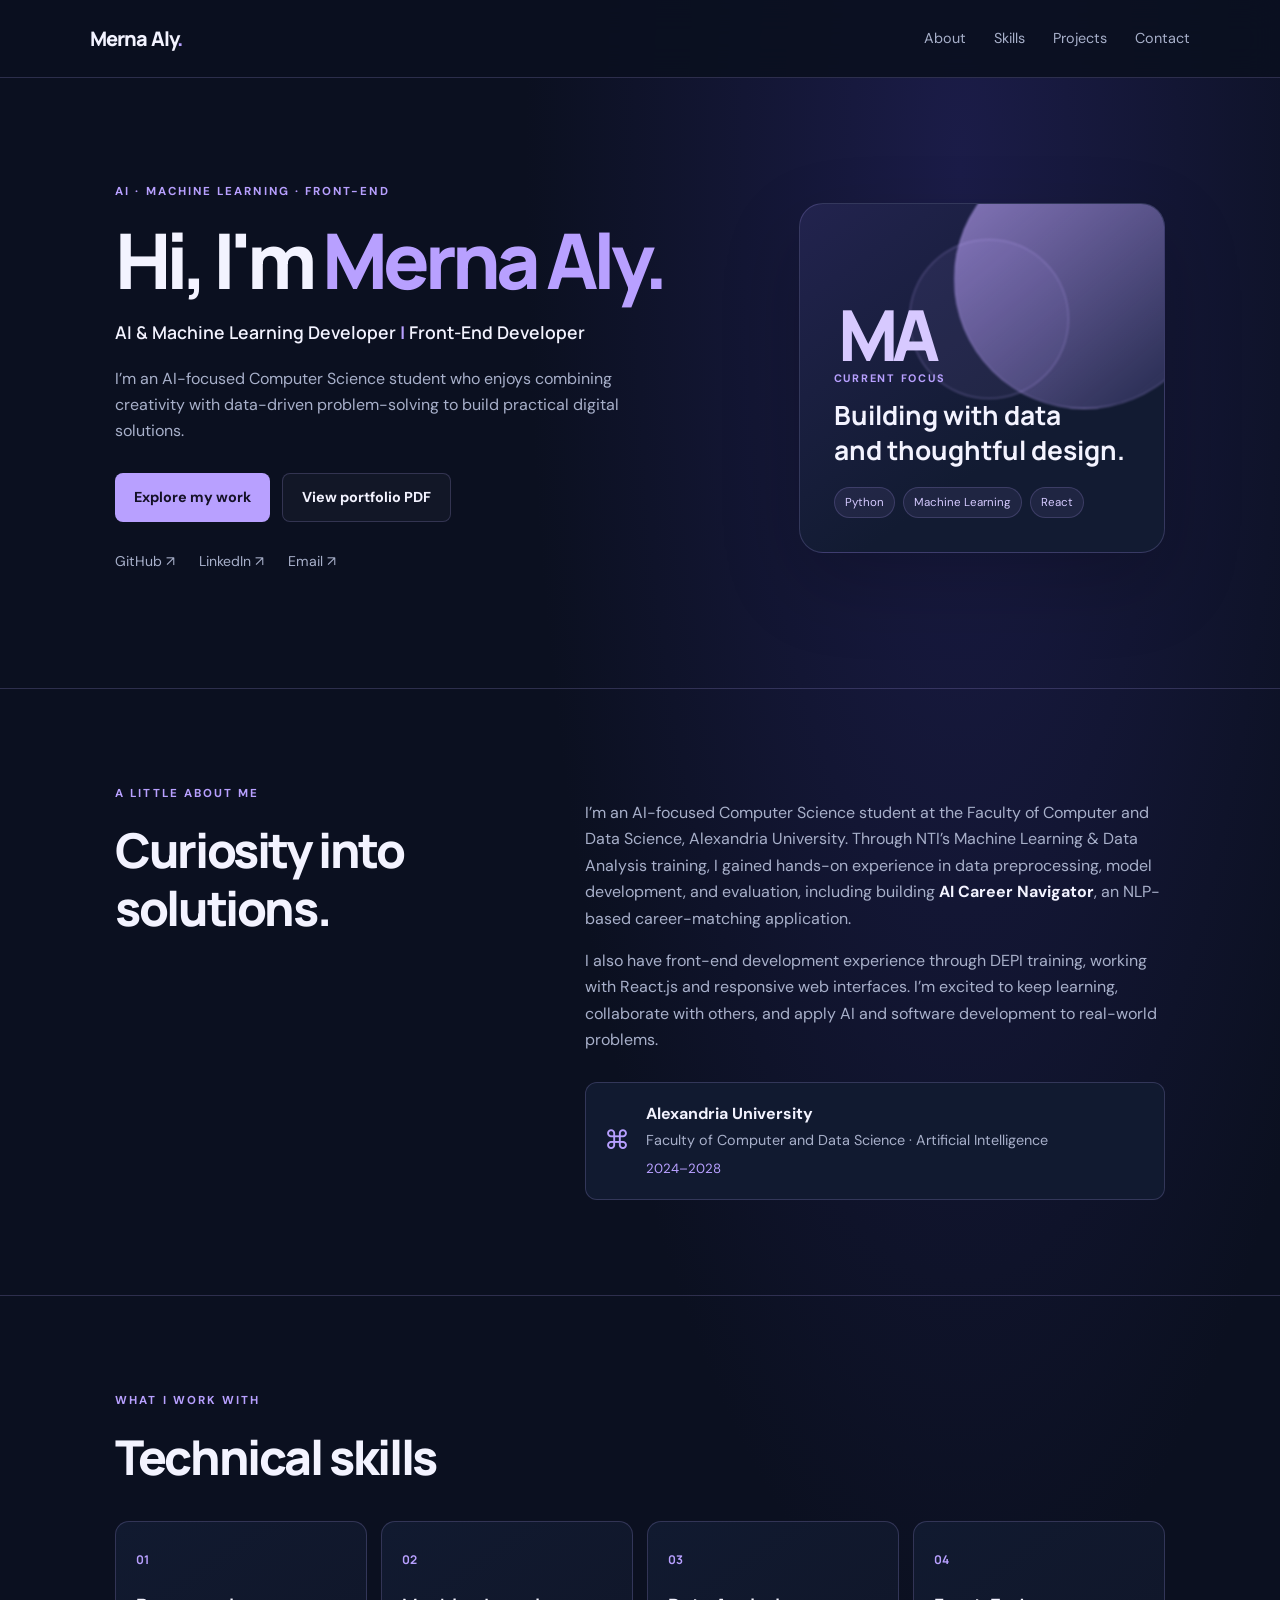
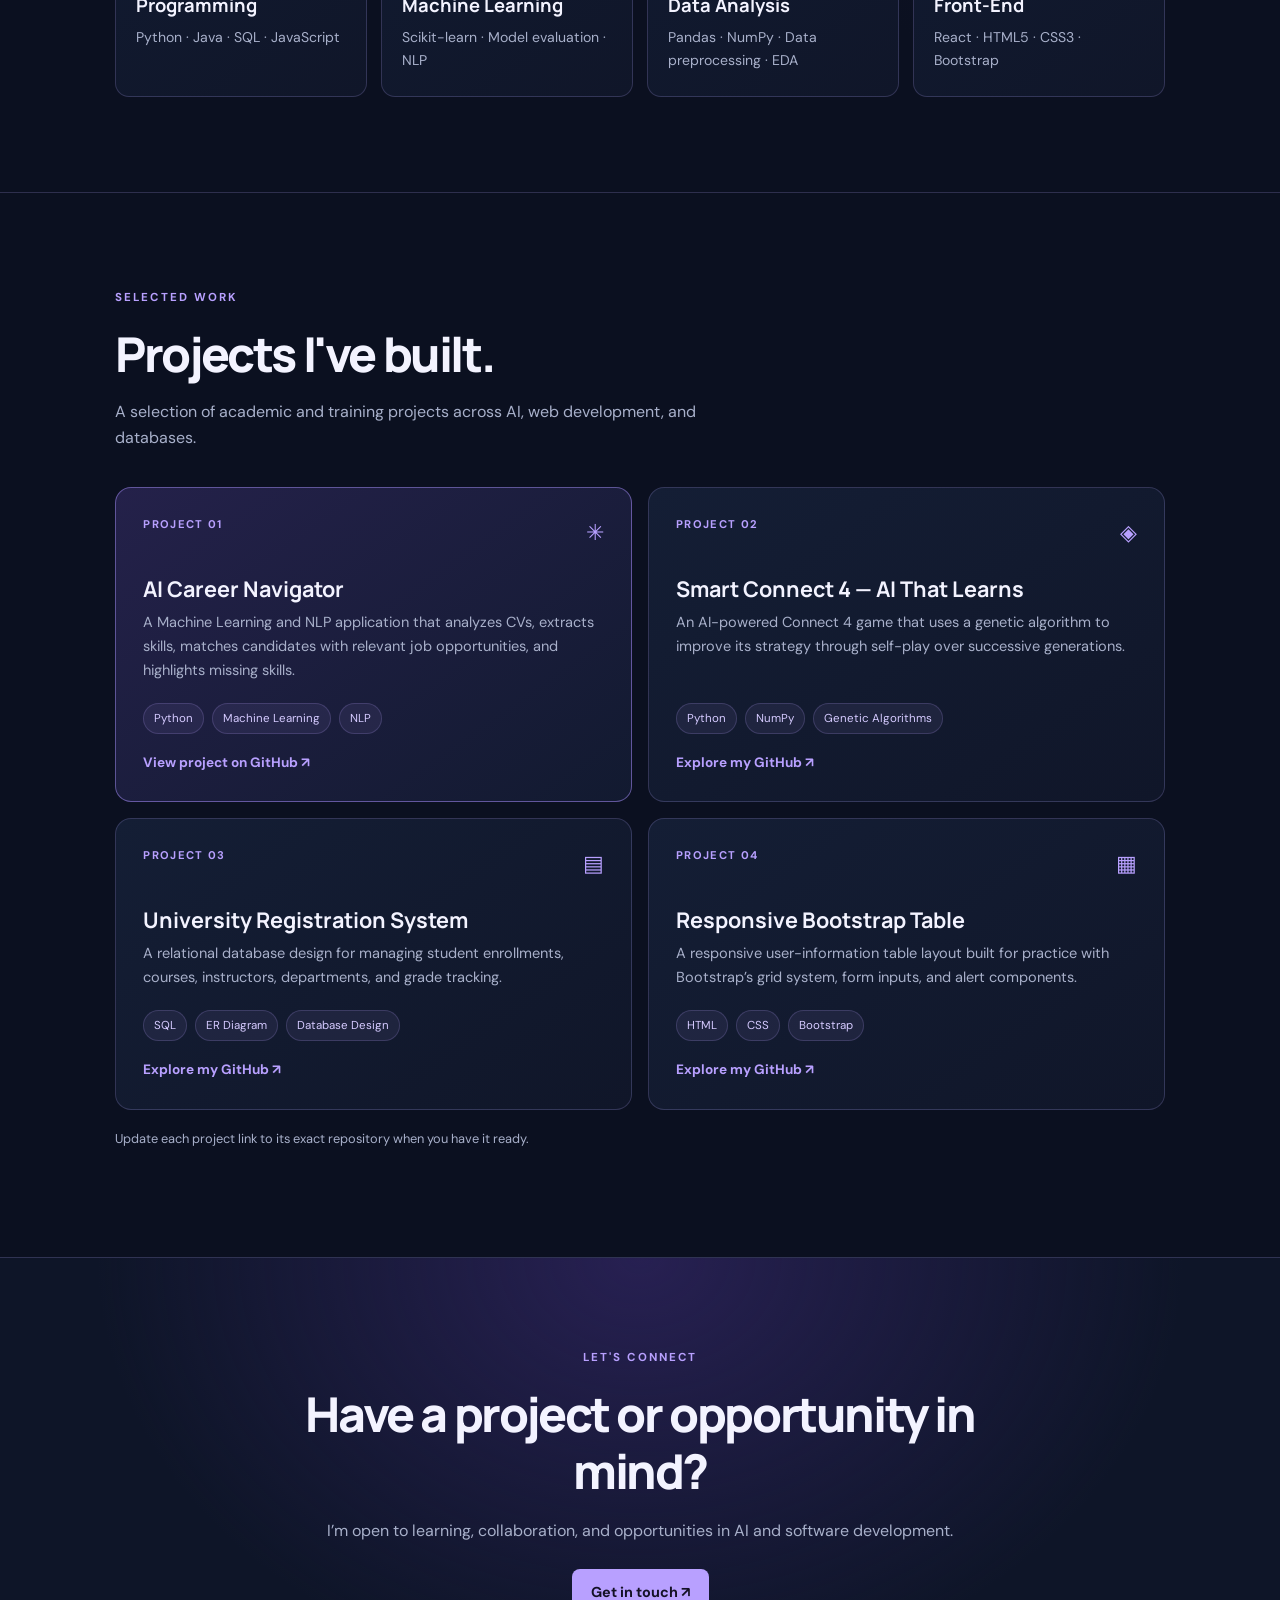
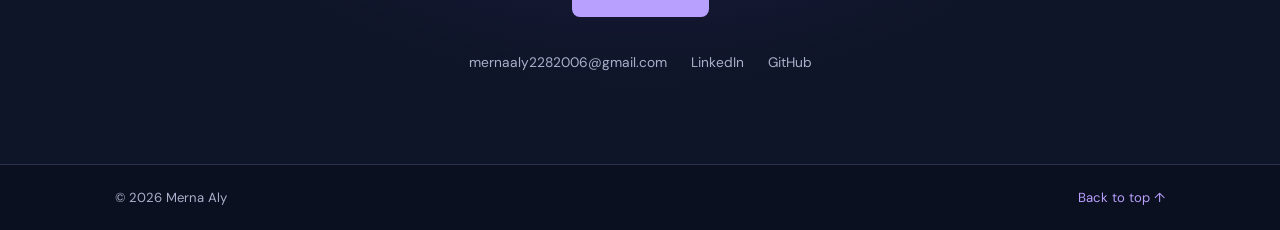
<file: index.html>
<!doctype html>
<html lang="en">
<head>
  <meta charset="utf-8">
  <meta name="viewport" content="width=device-width, initial-scale=1">
  <meta name="description" content="Merna Aly — AI-focused Computer Science student, Machine Learning developer, and Front-End developer.">
  <title>Merna Aly | AI & Machine Learning Developer</title>
  <link rel="stylesheet" href="style.css">
</head>
<body>
  <header class="site-header">
    <a class="brand" href="#home">Merna Aly<span>.</span></a>
    <nav aria-label="Main navigation">
      <a href="#about">About</a><a href="#skills">Skills</a><a href="#projects">Projects</a><a href="#contact">Contact</a>
    </nav>
  </header>

  <main>
    <section class="hero" id="home">
      <div class="hero-copy">
        <p class="eyebrow">AI · MACHINE LEARNING · FRONT-END</p>
        <h1>Hi, I'm <span>Merna Aly.</span></h1>
        <h2>AI & Machine Learning Developer <b>|</b> Front-End Developer</h2>
        <p class="intro">I’m an AI-focused Computer Science student who enjoys combining creativity with data-driven problem-solving to build practical digital solutions.</p>
        <div class="actions">
          <a class="button primary" href="#projects">Explore my work</a>
          <a class="button secondary" href="assets/Merna-Aly-Portfolio.pdf" target="_blank" rel="noopener">View portfolio PDF</a>
        </div>
        <div class="socials">
          <a href="https://github.com/marona-arc" target="_blank" rel="noopener">GitHub ↗</a>
          <a href="https://linkedin.com/in/mernaaly202" target="_blank" rel="noopener">LinkedIn ↗</a>
          <a href="mailto:mernaaly2282006@gmail.com">Email ↗</a>
        </div>
      </div>
      <div class="hero-card">
        <div class="orb orb-one"></div><div class="orb orb-two"></div>
        <div class="monogram">MA</div>
        <p class="hero-card-label">CURRENT FOCUS</p>
        <h3>Building with data<br>and thoughtful design.</h3>
        <div class="mini-tags"><span>Python</span><span>Machine Learning</span><span>React</span></div>
      </div>
    </section>

    <section class="section about" id="about">
      <div class="section-heading"><p class="eyebrow">A LITTLE ABOUT ME</p><h2>Curiosity into solutions.</h2></div>
      <div class="about-content">
        <p>I’m an AI-focused Computer Science student at the Faculty of Computer and Data Science, Alexandria University. Through NTI’s Machine Learning & Data Analysis training, I gained hands-on experience in data preprocessing, model development, and evaluation, including building <strong>AI Career Navigator</strong>, an NLP-based career-matching application.</p>
        <p>I also have front-end development experience through DEPI training, working with React.js and responsive web interfaces. I’m excited to keep learning, collaborate with others, and apply AI and software development to real-world problems.</p>
        <div class="education"><span class="education-icon">⌘</span><div><strong>Alexandria University</strong><p>Faculty of Computer and Data Science · Artificial Intelligence</p><small>2024–2028</small></div></div>
      </div>
    </section>

    <section class="section" id="skills">
      <div class="section-heading"><p class="eyebrow">WHAT I WORK WITH</p><h2>Technical skills</h2></div>
      <div class="skill-grid">
        <article class="skill-card"><span class="skill-symbol">01</span><h3>Programming</h3><p>Python · Java · SQL · JavaScript</p></article>
        <article class="skill-card"><span class="skill-symbol">02</span><h3>Machine Learning</h3><p>Scikit-learn · Model evaluation · NLP</p></article>
        <article class="skill-card"><span class="skill-symbol">03</span><h3>Data Analysis</h3><p>Pandas · NumPy · Data preprocessing · EDA</p></article>
        <article class="skill-card"><span class="skill-symbol">04</span><h3>Front-End</h3><p>React · HTML5 · CSS3 · Bootstrap</p></article>
      </div>
    </section>

    <section class="section projects" id="projects">
      <div class="section-heading"><p class="eyebrow">SELECTED WORK</p><h2>Projects I've built.</h2><p class="section-subtitle">A selection of academic and training projects across AI, web development, and databases.</p></div>
      <div class="project-grid">
        <article class="project-card featured">
          <div class="project-top"><span class="project-number">PROJECT 01</span><span class="project-mark">✳</span></div>
          <h3>AI Career Navigator</h3><p>A Machine Learning and NLP application that analyzes CVs, extracts skills, matches candidates with relevant job opportunities, and highlights missing skills.</p>
          <div class="tags"><span>Python</span><span>Machine Learning</span><span>NLP</span></div>
          <a href="https://github.com/marona-arc/AI-Career-Navigator" target="_blank" rel="noopener">View project on GitHub ↗</a>
        </article>
        <article class="project-card">
          <div class="project-top"><span class="project-number">PROJECT 02</span><span class="project-mark">◈</span></div>
          <h3>Smart Connect 4 — AI That Learns</h3><p>An AI-powered Connect 4 game that uses a genetic algorithm to improve its strategy through self-play over successive generations.</p>
          <div class="tags"><span>Python</span><span>NumPy</span><span>Genetic Algorithms</span></div>
          <a href="https://github.com/marona-arc" target="_blank" rel="noopener">Explore my GitHub ↗</a>
        </article>
        <article class="project-card">
          <div class="project-top"><span class="project-number">PROJECT 03</span><span class="project-mark">▤</span></div>
          <h3>University Registration System</h3><p>A relational database design for managing student enrollments, courses, instructors, departments, and grade tracking.</p>
          <div class="tags"><span>SQL</span><span>ER Diagram</span><span>Database Design</span></div>
          <a href="https://github.com/marona-arc" target="_blank" rel="noopener">Explore my GitHub ↗</a>
        </article>
        <article class="project-card">
          <div class="project-top"><span class="project-number">PROJECT 04</span><span class="project-mark">▦</span></div>
          <h3>Responsive Bootstrap Table</h3><p>A responsive user-information table layout built for practice with Bootstrap’s grid system, form inputs, and alert components.</p>
          <div class="tags"><span>HTML</span><span>CSS</span><span>Bootstrap</span></div>
          <a href="https://github.com/marona-arc" target="_blank" rel="noopener">Explore my GitHub ↗</a>
        </article>
      </div>
      <p class="note">Update each project link to its exact repository when you have it ready.</p>
    </section>

    <section class="contact" id="contact">
      <p class="eyebrow">LET'S CONNECT</p><h2>Have a project or opportunity in mind?</h2>
      <p>I’m open to learning, collaboration, and opportunities in AI and software development.</p>
      <a class="button primary" href="mailto:mernaaly2282006@gmail.com">Get in touch ↗</a>
      <div class="contact-links"><a href="mailto:mernaaly2282006@gmail.com">mernaaly2282006@gmail.com</a><a href="https://linkedin.com/in/mernaaly202" target="_blank" rel="noopener">LinkedIn</a><a href="https://github.com/marona-arc" target="_blank" rel="noopener">GitHub</a></div>
    </section>
  </main>
  <footer><span>© 2026 Merna Aly</span><a href="#home">Back to top ↑</a></footer>
</body>
</html>
</file>
<file: style.css>
@import url('https://fonts.googleapis.com/css2?family=DM+Sans:wght@400;500;600;700&family=Manrope:wght@400;500;600;700;800&display=swap');
:root{--bg:#0b1020;--panel:#111a30;--panel2:#151f3a;--text:#f3f3ff;--muted:#a8b0ca;--accent:#b8a0ff;--line:rgba(185,170,255,.2)}
*{box-sizing:border-box}html{scroll-behavior:smooth;scroll-padding-top:90px}body{margin:0;background:radial-gradient(ellipse at 75% 5%,#1b1c48 0,transparent 32%),var(--bg);color:var(--text);font-family:'DM Sans',sans-serif;line-height:1.65}a{color:inherit;text-decoration:none}.site-header{height:78px;display:flex;align-items:center;justify-content:space-between;padding:0 7%;border-bottom:1px solid var(--line);position:sticky;top:0;background:rgba(11,16,32,.9);backdrop-filter:blur(16px);z-index:5}.brand{font-family:Manrope,sans-serif;font-weight:800;font-size:1.25rem;letter-spacing:-.04em}.brand span,.hero h1 span{color:var(--accent)}nav{display:flex;gap:28px;color:var(--muted);font-size:.9rem}nav a:hover,.socials a:hover,.contact-links a:hover{color:var(--accent)}.hero{min-height:610px;padding:90px 9% 100px;display:grid;grid-template-columns:1.25fr .75fr;align-items:center;gap:7%;overflow:hidden}.eyebrow{color:var(--accent);font-size:.72rem;font-weight:700;letter-spacing:.18em;margin:0 0 18px}.hero h1{font:800 clamp(3rem,6vw,5.3rem)/1.07 Manrope,sans-serif;letter-spacing:-.065em;margin:0 0 18px}.hero h2{font:600 1.1rem Manrope,sans-serif;max-width:520px}.hero h2 b{color:var(--accent)}.intro{color:var(--muted);max-width:540px;margin:22px 0 28px}.actions{display:flex;flex-wrap:wrap;gap:12px}.button{display:inline-flex;align-items:center;justify-content:center;padding:12px 19px;border-radius:8px;font-weight:700;font-size:.9rem;transition:transform .2s}.button:hover{transform:translateY(-2px)}.primary{background:var(--accent);color:#141126}.secondary{border:1px solid var(--line);background:#ffffff08}.socials{display:flex;gap:24px;margin-top:28px;color:var(--muted);font-size:.88rem}.hero-card{min-height:350px;border:1px solid var(--line);border-radius:24px;background:linear-gradient(145deg,#22234e,#121b32 65%);padding:34px;position:relative;overflow:hidden;display:flex;flex-direction:column;justify-content:flex-end;box-shadow:0 30px 80px #0003}.orb{position:absolute;border-radius:50%;filter:blur(1px)}.orb-one{width:260px;height:260px;right:-50px;top:-55px;background:linear-gradient(140deg,#c4aaffaa,#7064d522);border:1px solid #c4aaff55}.orb-two{width:160px;height:160px;right:95px;top:35px;background:#b8a0ff15;border:1px solid #c4aaff55}.monogram{position:absolute;top:82px;left:38px;font:800 4.4rem Manrope,sans-serif;color:#d7c9ff;letter-spacing:-.1em}.hero-card-label{font-size:.68rem;letter-spacing:.16em;color:var(--accent);font-weight:700}.hero-card h3{font:700 1.65rem/1.3 Manrope,sans-serif;margin:0 0 20px}.mini-tags,.tags{display:flex;gap:8px;flex-wrap:wrap}.mini-tags span,.tags span{font-size:.72rem;color:#d5caff;background:#b8a0ff14;border:1px solid #b8a0ff30;border-radius:99px;padding:5px 10px}.section{padding:95px 9%;border-top:1px solid var(--line)}.section-heading{max-width:650px;margin-bottom:35px}.section-heading h2,.contact h2{font:800 clamp(2rem,4vw,3rem)/1.2 Manrope,sans-serif;letter-spacing:-.05em;margin:0}.about{display:grid;grid-template-columns:.8fr 1.2fr;gap:8%}.about-content{color:var(--muted);max-width:760px}.about-content strong{color:var(--text)}.education{display:flex;gap:16px;align-items:center;padding:18px;margin-top:28px;background:var(--panel);border:1px solid var(--line);border-radius:12px}.education-icon{font-size:1.6rem;color:var(--accent)}.education strong{color:var(--text)}.education p{margin:2px 0;font-size:.9rem}.education small{color:var(--accent)}.skill-grid{display:grid;grid-template-columns:repeat(4,1fr);gap:14px}.skill-card{padding:24px 20px;background:linear-gradient(145deg,var(--panel),#101629);border:1px solid var(--line);border-radius:14px}.skill-symbol{color:var(--accent);font:700 .75rem Manrope,sans-serif}.skill-card h3,.project-card h3{font:700 1.15rem Manrope,sans-serif;margin:20px 0 8px}.skill-card p{color:var(--muted);font-size:.88rem;margin:0}.section-subtitle{color:var(--muted)}.project-grid{display:grid;grid-template-columns:repeat(2,1fr);gap:16px}.project-card{background:linear-gradient(145deg,#141e35,#101629);border:1px solid var(--line);border-radius:16px;padding:27px;display:flex;flex-direction:column;align-items:flex-start;min-height:285px}.project-card.featured{border-color:#9e87ee88;background:linear-gradient(145deg,#24214a,#121a30)}.project-top{display:flex;justify-content:space-between;width:100%;color:var(--accent)}.project-number{font-size:.7rem;font-weight:700;letter-spacing:.12em}.project-mark{font-size:1.4rem}.project-card h3{font-size:1.35rem;margin:22px 0 8px}.project-card p{color:var(--muted);font-size:.91rem;margin:0 0 20px}.project-card .tags{margin-top:auto;margin-bottom:18px}.project-card>a{font-size:.85rem;font-weight:700;color:var(--accent)}.note{font-size:.8rem;color:var(--muted);margin-top:18px}.contact{text-align:center;padding:90px 8%;background:radial-gradient(ellipse at center top,#272052 0,transparent 60%),#0e1528;border-top:1px solid var(--line)}.contact h2{max-width:700px;margin:0 auto 18px}.contact>p:not(.eyebrow){color:var(--muted);margin:0 auto 25px}.contact-links{display:flex;justify-content:center;gap:24px;flex-wrap:wrap;margin-top:34px;color:var(--muted);font-size:.86rem}footer{display:flex;justify-content:space-between;padding:22px 9%;border-top:1px solid var(--line);color:var(--muted);font-size:.82rem}footer a{color:var(--accent)}
@media(max-width:800px){.site-header{padding:0 5%;height:auto;min-height:72px;gap:15px}nav{gap:13px;font-size:.8rem}.hero{grid-template-columns:1fr;padding:70px 7%;gap:40px}.hero-card{min-height:300px}.section{padding:72px 7%}.about{grid-template-columns:1fr;gap:10px}.skill-grid{grid-template-columns:repeat(2,1fr)}}@media(max-width:520px){.site-header{align-items:flex-start;flex-direction:column;padding:16px 6%}.site-header nav{width:100%;justify-content:space-between;gap:8px}.hero h1{font-size:3.1rem}.skill-grid,.project-grid{grid-template-columns:1fr}.hero-card{min-height:280px;padding:25px}.section{padding:60px 6%}.contact{padding:65px 6%}.contact-links{flex-direction:column;gap:10px}footer{padding:20px 6%}}
</file>
